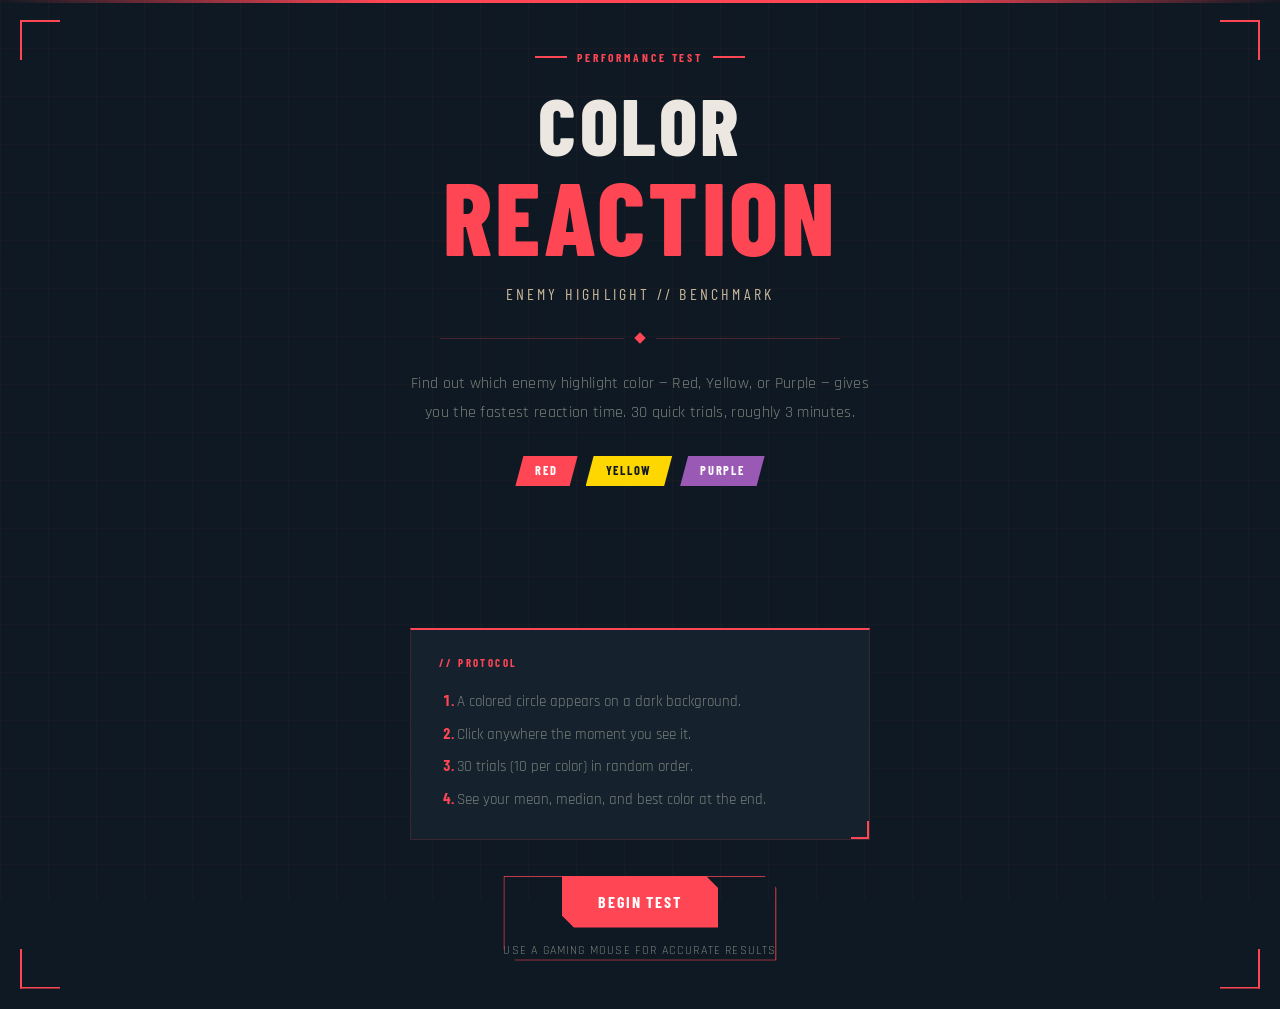
<file: index.html>
<!DOCTYPE html>
<html lang="en">
<head>
  <meta charset="UTF-8">
  <meta name="viewport" content="width=device-width, initial-scale=1.0">
  <title>Valorant Color Reaction Test</title>
  <link rel="stylesheet" href="assets/css/base.css">
  <style>
.landing {
      min-height: 100vh;
      display: flex;
      flex-direction: column;
      align-items: center;
      justify-content: center;
      padding: 48px 32px;
      text-align: center;
      position: relative;
    }

    .grid-bg {
      position: fixed;
      inset: 0;
      background-image:
        linear-gradient(rgba(255,70,85,0.045) 1px, transparent 1px),
        linear-gradient(90deg, rgba(255,70,85,0.045) 1px, transparent 1px);
      background-size: 48px 48px;
      pointer-events: none;
      z-index: 0;
      transition: background-position 0.08s linear;
    }

    .content {
      position: relative;
      z-index: 2;
      display: flex;
      flex-direction: column;
      align-items: center;
      max-width: 620px;
    }

    /* Staggered entrance */
    .reveal {
      opacity: 0;
      transform: translateY(16px);
      transition: opacity 0.5s ease, transform 0.5s ease;
    }
    .reveal.in {
      opacity: 1;
      transform: translateY(0);
    }

    .eyebrow {
      display: flex;
      align-items: center;
      gap: 10px;
      font-family: var(--font-display);
      font-size: 0.72rem;
      font-weight: 700;
      letter-spacing: 0.25em;
      text-transform: uppercase;
      color: var(--val-red);
      margin-bottom: 18px;
    }

    .eyebrow-line {
      display: block;
      width: 32px;
      height: 2px;
      background: var(--val-red);
    }

    .landing h1 {
      font-family: var(--font-display);
      font-size: clamp(2.8rem, 8vw, 5rem);
      font-weight: 800;
      letter-spacing: 0.04em;
      text-transform: uppercase;
      line-height: 1;
      color: var(--text-primary);
    }

    .landing h1 .highlight {
      color: var(--val-red);
      display: block;
      font-size: clamp(3.6rem, 10vw, 6.4rem);
    }

.subtitle {
      font-family: var(--font-display);
      font-size: 1rem;
      letter-spacing: 0.2em;
      text-transform: uppercase;
      color: var(--text-accent);
      margin-top: 14px;
    }

    .val-divider {
      display: flex;
      align-items: center;
      gap: 12px;
      margin: 28px 0;
      width: 100%;
      max-width: 400px;
    }

    .val-divider::before,
    .val-divider::after {
      content: '';
      flex: 1;
      height: 1px;
      background: rgba(255,70,85,0.25);
    }

    .val-diamond {
      width: 8px; height: 8px;
      background: var(--val-red);
      transform: rotate(45deg);
      flex-shrink: 0;
      animation: diamond-pulse 2.4s ease-in-out infinite;
    }

    @keyframes diamond-pulse {
      0%, 100% { box-shadow: 0 0 0 0 rgba(255,70,85,0.5); }
      50% { box-shadow: 0 0 0 6px rgba(255,70,85,0); }
    }

    .desc {
      color: var(--text-secondary);
      font-size: 1rem;
      line-height: 1.8;
      letter-spacing: 0.02em;
      max-width: 460px;
    }

    .color-pills {
      display: flex;
      gap: 8px;
      margin-top: 28px;
      justify-content: center;
    }

    .pill {
      padding: 5px 20px;
      font-family: var(--font-display);
      font-size: 0.78rem;
      font-weight: 700;
      letter-spacing: 0.14em;
      text-transform: uppercase;
      clip-path: polygon(8px 0, 100% 0, calc(100% - 8px) 100%, 0 100%);
      transition: transform 0.15s ease, filter 0.15s ease;
    }

    .pill:hover {
      transform: translateY(-3px) scale(1.06);
    }

    .pill-red    { background: var(--accent-red);    color: #fff; }
    .pill-yellow { background: var(--accent-yellow); color: #0F1923; }
    .pill-purple { background: var(--accent-purple); color: #fff; }

    .pill-red:hover    { filter: drop-shadow(0 0 10px rgba(255,70,85,0.8)); }
    .pill-yellow:hover { filter: drop-shadow(0 0 10px rgba(255,215,0,0.8)); }
    .pill-purple:hover { filter: drop-shadow(0 0 10px rgba(155,89,182,0.8)); }

    .pill { cursor: pointer; }

    #color-preview {
      height: 90px;
      display: flex;
      align-items: center;
      justify-content: center;
      margin-top: 20px;
      opacity: 0;
      transition: opacity 0.3s ease;
    }

    #color-preview.active { opacity: 1; }

    #preview-target {
      width: 44px;
      height: 70px;
      transition: color 0.25s ease, filter 0.25s ease;
      filter: drop-shadow(0 0 10px currentColor);
    }

    .how-it-works {
      margin-top: 32px;
      width: 100%;
      max-width: 480px;
      background: var(--bg-card);
      border: 1px solid rgba(255,70,85,0.15);
      border-top: 2px solid var(--val-red);
      padding: 24px 28px;
      text-align: left;
      position: relative;
      transition: border-color 0.2s, box-shadow 0.2s;
    }

    .how-it-works:hover {
      border-color: rgba(255,70,85,0.35);
      box-shadow: 0 0 32px rgba(255,70,85,0.08);
    }

    .how-it-works::after {
      content: '';
      position: absolute;
      bottom: 0; right: 0;
      width: 18px; height: 18px;
      border-bottom: 2px solid var(--val-red);
      border-right: 2px solid var(--val-red);
    }

    .card-title {
      font-family: var(--font-display);
      font-size: 0.68rem;
      font-weight: 700;
      text-transform: uppercase;
      letter-spacing: 0.22em;
      color: var(--val-red);
      margin-bottom: 14px;
    }

    .how-it-works ol {
      padding-left: 18px;
      color: var(--text-secondary);
      font-size: 0.95rem;
      line-height: 2;
    }

    .how-it-works li {
      transition: color 0.15s;
    }

    .how-it-works li:hover {
      color: var(--text-primary);
    }

    .how-it-works li::marker {
      color: var(--val-red);
      font-weight: 700;
      font-family: var(--font-display);
    }

    .start-wrap {
      margin-top: 36px;
      display: flex;
      flex-direction: column;
      align-items: center;
      gap: 14px;
      position: relative;
    }

    /* Pulsing ring behind the CTA */
    .btn-ring {
      position: absolute;
      top: 50%; left: 50%;
      width: 100%; height: 100%;
      border: 1px solid var(--val-red);
      transform: translate(-50%, -50%);
      animation: ring-pulse 2.8s ease-out infinite;
      pointer-events: none;
      clip-path: polygon(0 0, calc(100% - 12px) 0, 100% 12px, 100% 100%, 12px 100%, 0 calc(100% - 12px));
    }

    @keyframes ring-pulse {
      0%   { transform: translate(-50%, -50%) scale(1);    opacity: 0.6; }
      100% { transform: translate(-50%, -50%) scale(1.5);  opacity: 0; }
    }

    .note {
      font-size: 0.74rem;
      letter-spacing: 0.1em;
      text-transform: uppercase;
      color: var(--text-secondary);
    }

    /* Corner brackets with draw-in animation */
    .corner {
      position: absolute;
      width: 40px; height: 40px;
      pointer-events: none;
      z-index: 10;
      overflow: hidden;
    }

    @keyframes draw-corner-tl {
      from { clip-path: polygon(0 0, 0 0, 0 0, 0 0); }
      to   { clip-path: polygon(0 0, 100% 0, 100% 100%, 0 100%); }
    }

    .corner--tl { top: 20px; left: 20px; border-top: 2px solid var(--val-red); border-left: 2px solid var(--val-red); animation: draw-corner-tl 0.4s 0.1s ease both; }
    .corner--tr { top: 20px; right: 20px; border-top: 2px solid var(--val-red); border-right: 2px solid var(--val-red); animation: draw-corner-tl 0.4s 0.2s ease both; }
    .corner--bl { bottom: 20px; left: 20px; border-bottom: 2px solid var(--val-red); border-left: 2px solid var(--val-red); animation: draw-corner-tl 0.4s 0.3s ease both; }
    .corner--br { bottom: 20px; right: 20px; border-bottom: 2px solid var(--val-red); border-right: 2px solid var(--val-red); animation: draw-corner-tl 0.4s 0.4s ease both; }

    .top-bar {
      position: fixed;
      top: 0; left: 0; right: 0;
      height: 3px;
      background: linear-gradient(90deg, transparent, var(--val-red) 30%, var(--val-red) 70%, transparent);
      z-index: 100;
    }

    /* Scanline overlay */
    .scanlines {
      position: fixed;
      inset: 0;
      background: repeating-linear-gradient(
        0deg,
        transparent,
        transparent 3px,
        rgba(0,0,0,0.04) 3px,
        rgba(0,0,0,0.04) 4px
      );
      pointer-events: none;
      z-index: 1;
    }
  </style>
</head>
<body>
  <div class="top-bar"></div>
  <div class="grid-bg" id="gridBg"></div>
  <div class="scanlines"></div>

<main class="landing">
    <div class="corner corner--tl"></div>
    <div class="corner corner--tr"></div>
    <div class="corner corner--bl"></div>
    <div class="corner corner--br"></div>

    <div class="content">

      <div class="eyebrow reveal">
        <span class="eyebrow-line"></span>
        Performance Test
        <span class="eyebrow-line"></span>
      </div>

      <h1 class="reveal">
        Color
        <span class="highlight">Reaction</span>
      </h1>
      <p class="subtitle reveal">Enemy Highlight // Benchmark</p>

      <div class="val-divider reveal"><div class="val-diamond"></div></div>

      <p class="desc reveal">
        Find out which enemy highlight color — Red, Yellow, or Purple — gives you
        the fastest reaction time. 30 quick trials, roughly 3 minutes.
      </p>

      <div class="color-pills reveal">
        <span class="pill pill-red">Red</span>
        <span class="pill pill-yellow">Yellow</span>
        <span class="pill pill-purple">Purple</span>
      </div>

      <div id="color-preview">
        <svg id="preview-target" viewBox="0 0 70 110" fill="none" xmlns="http://www.w3.org/2000/svg">
          <circle cx="35" cy="10" r="9"  stroke="currentColor" stroke-width="3" stroke-linecap="round"/>
          <line x1="35" y1="19" x2="35" y2="30" stroke="currentColor" stroke-width="3" stroke-linecap="round"/>
          <line x1="2"  y1="30" x2="68" y2="30" stroke="currentColor" stroke-width="3" stroke-linecap="round"/>
          <line x1="35" y1="30" x2="35" y2="68" stroke="currentColor" stroke-width="3" stroke-linecap="round"/>
          <line x1="35" y1="68" x2="20" y2="106" stroke="currentColor" stroke-width="3" stroke-linecap="round"/>
          <line x1="35" y1="68" x2="50" y2="106" stroke="currentColor" stroke-width="3" stroke-linecap="round"/>
        </svg>
      </div>

      <div class="how-it-works reveal">
        <p class="card-title">// Protocol</p>
        <ol>
          <li>A colored circle appears on a dark background.</li>
          <li>Click anywhere the moment you see it.</li>
          <li>30 trials (10 per color) in random order.</li>
          <li>See your mean, median, and best color at the end.</li>
        </ol>
      </div>

      <div class="start-wrap reveal">
        <div class="btn-ring"></div>
        <a class="btn btn-primary" href="pages/test.html">Begin Test</a>
        <p class="note">Use a gaming mouse for accurate results</p>
      </div>

    </div>
  </main>

  <script src="assets/js/nav.js"></script>
  <script>
// Grid parallax on mouse move
    const gridBg = document.getElementById('gridBg');
    document.addEventListener('mousemove', e => {
      const xPct = (e.clientX / window.innerWidth  - 0.5) * 24;
      const yPct = (e.clientY / window.innerHeight - 0.5) * 24;
      gridBg.style.backgroundPosition = `${xPct}px ${yPct}px`;
    });

    // Color preview on pill click
    const COLOR_HEX = { red: '#FF4655', yellow: '#FFD700', purple: '#9B59B6' };
    const previewEl     = document.getElementById('color-preview');
    const previewTarget = document.getElementById('preview-target');

    document.querySelectorAll('.pill').forEach(pill => {
      const colorId = pill.classList[1].replace('pill-', '');
      pill.addEventListener('click', () => {
        previewTarget.style.color = COLOR_HEX[colorId];
        previewEl.classList.add('active');
      });
    });

    // Staggered reveal on load
    const reveals = document.querySelectorAll('.reveal');
    reveals.forEach((el, i) => {
      setTimeout(() => el.classList.add('in'), 120 + i * 90);
    });
  </script>
</body>
</html>
</file>
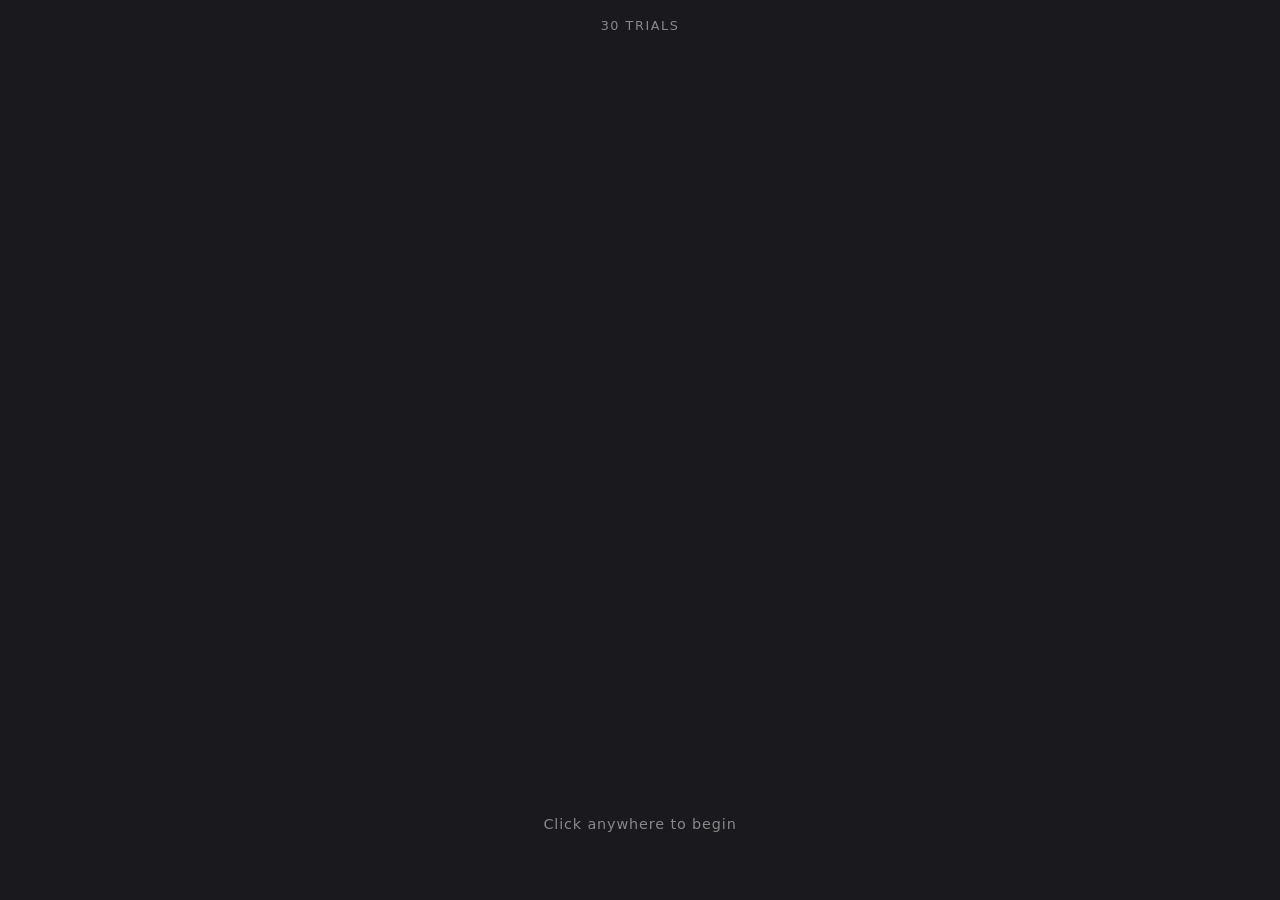
<file: test.html>
<!DOCTYPE html>
<html lang="en">
<head>
  <meta charset="UTF-8">
  <meta name="viewport" content="width=device-width, initial-scale=1.0">
  <title>Test — Valorant Color Reaction Test</title>
  <link rel="stylesheet" href="css/base.css">
  <link rel="stylesheet" href="css/test.css">
</head>
<body>

  <!-- HUD: trial counter + current color name -->
  <div id="hud">
    <div id="trial-counter">30 Trials</div>
    <div id="color-label"></div>
  </div>

  <!--
    Full-screen click area. All pointerdown events on this element are
    handled by test-engine.js, both valid clicks and false starts.
  -->
  <div id="test-area">
    <!--
      Target: pre-rendered on page load, hidden via opacity: 0.
      Toggling the .visible class (opacity: 1) avoids layout reflow and
      allows the GPU compositor to handle the change on its own layer.
    -->
    <div id="target"></div>
  </div>

  <!-- Full-screen reaction-time / false-start feedback overlay -->
  <div id="feedback-flash" aria-live="polite"></div>

  <!-- Bottom hint text -->
  <div id="status-msg">Click anywhere to begin</div>

  <script src="js/test-engine.js"></script>
</body>
</html>
</file>
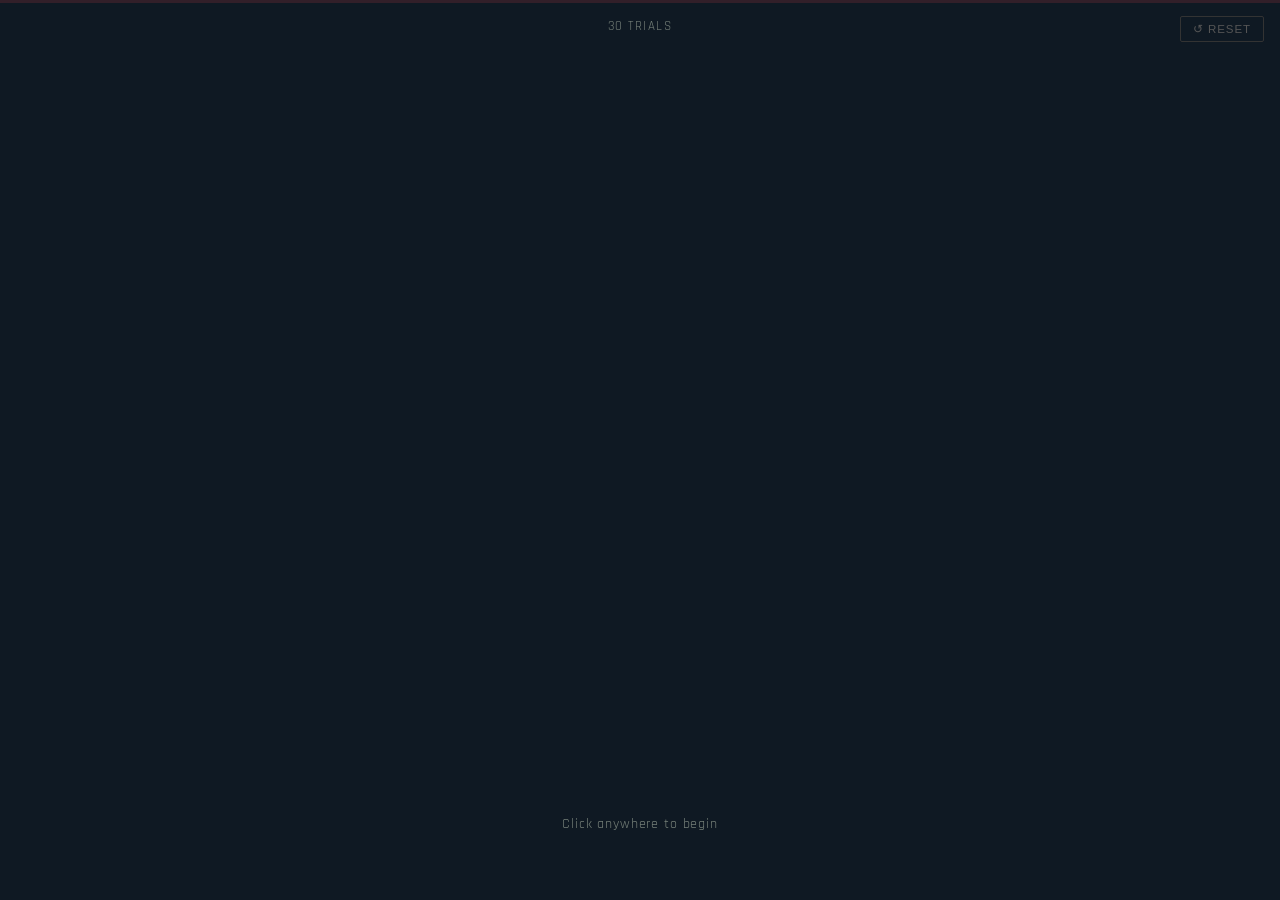
<file: pages/test.html>
<!DOCTYPE html>
<html lang="en">
<head>
  <meta charset="UTF-8">
  <meta name="viewport" content="width=device-width, initial-scale=1.0">
  <title>Test — Valorant Color Reaction Test</title>
  <link rel="stylesheet" href="../assets/css/base.css">
  <link rel="stylesheet" href="../assets/css/test.css">
</head>
<body>

  <div id="progress-bar-track">
    <div id="progress-bar"></div>
  </div>

  <div id="hud">
    <div id="trial-counter">30 Trials</div>
  </div>

  <div id="test-area">
    <svg id="target" viewBox="0 0 70 110" fill="none" xmlns="http://www.w3.org/2000/svg">
      <circle cx="35" cy="10" r="9"  stroke="currentColor" stroke-width="3" stroke-linecap="round"/>
      <line x1="35" y1="19" x2="35" y2="30" stroke="currentColor" stroke-width="3" stroke-linecap="round"/>
      <line x1="2"  y1="30" x2="68" y2="30" stroke="currentColor" stroke-width="3" stroke-linecap="round"/>
      <line x1="35" y1="30" x2="35" y2="68" stroke="currentColor" stroke-width="3" stroke-linecap="round"/>
      <line x1="35" y1="68" x2="20" y2="106" stroke="currentColor" stroke-width="3" stroke-linecap="round"/>
      <line x1="35" y1="68" x2="50" y2="106" stroke="currentColor" stroke-width="3" stroke-linecap="round"/>
    </svg>
  </div>

  <button id="reset-btn" title="Reset test">↺ Reset</button>

  <div id="feedback-flash" aria-live="polite"></div>

  <div id="status-msg">Click anywhere to begin</div>

  <script src="../assets/js/test-engine.js"></script>
</body>
</html>
</file>
<file: assets/css/base.css>
@import url('https://fonts.googleapis.com/css2?family=Rajdhani:wght@400;500;600;700&family=Barlow+Condensed:wght@400;600;700;800&display=swap');

:root {
  --bg-dark:        #0F1923;
  --bg-panel:       #1a2634;
  --bg-card:        #16212e;
  --bg-card-hover:  #1e2d3d;
  --text-primary:   #ECE8E1;
  --text-secondary: #768079;
  --text-accent:    #C8B89A;

  --accent-red:    #FF4655;
  --accent-yellow: #FFD700;
  --accent-purple: #9B59B6;

  --val-red:       #FF4655;
  --val-red-glow:  rgba(255, 70, 85, 0.25);
  --val-line:      rgba(255, 70, 85, 0.4);

  --btn-primary:       #FF4655;
  --btn-primary-hover: #e03040;

  --font-main:    'Rajdhani', 'Segoe UI', system-ui, sans-serif;
  --font-display: 'Barlow Condensed', 'Rajdhani', system-ui, sans-serif;
  --font-mono:    'Courier New', monospace;

  --spacing-sm: 8px;
  --spacing-md: 16px;
  --spacing-lg: 32px;
  --spacing-xl: 64px;

  --radius-sm: 2px;
  --radius-md: 2px;
  --radius-lg: 4px;
}

*, *::before, *::after {
  box-sizing: border-box;
  margin: 0;
  padding: 0;
}

html, body {
  height: 100%;
  background-color: var(--bg-dark);
  color: var(--text-primary);
  font-family: var(--font-main);
  font-size: 16px;
  line-height: 1.6;
  -webkit-font-smoothing: antialiased;
}

@keyframes page-enter {
  from { opacity: 0; transform: translateY(8px); }
  to   { opacity: 1; transform: translateY(0); }
}

body {
  animation: page-enter 0.22s ease both;
}

body.page-exit {
  opacity: 0;
  transform: translateY(-6px);
  transition: opacity 0.18s ease, transform 0.18s ease;
  pointer-events: none;
}

.btn {
  display: inline-block;
  padding: 13px 36px;
  border: none;
  border-radius: 0;
  font-family: var(--font-display);
  font-size: 1rem;
  font-weight: 700;
  cursor: pointer;
  letter-spacing: 0.12em;
  text-transform: uppercase;
  text-decoration: none;
  transition: background-color 0.15s ease, box-shadow 0.15s ease, transform 0.1s ease;
  user-select: none;
  -webkit-user-select: none;
  position: relative;
  clip-path: polygon(0 0, calc(100% - 12px) 0, 100% 12px, 100% 100%, 12px 100%, 0 calc(100% - 12px));
}

.btn:active { transform: scale(0.97); }

.btn-primary {
  background-color: var(--btn-primary);
  color: #fff;
}
.btn-primary:hover {
  background-color: var(--btn-primary-hover);
  box-shadow: 0 0 24px var(--val-red-glow);
}

.btn-secondary {
  background-color: transparent;
  color: var(--text-primary);
  border: 1px solid rgba(255,70,85,0.4);
}
.btn-secondary:hover {
  border-color: var(--val-red);
  color: var(--val-red);
  box-shadow: 0 0 16px var(--val-red-glow);
}

.text-center { text-align: center; }
.mt-sm { margin-top: var(--spacing-sm); }
.mt-md { margin-top: var(--spacing-md); }
.mt-lg { margin-top: var(--spacing-lg); }
.mt-xl { margin-top: var(--spacing-xl); }
</file>
<file: css/base.css>
/* =====================================================
   base.css — CSS variables, resets, and shared styles
   ===================================================== */

:root {
  /* Core palette */
  --bg-dark:        #1A1A1E;
  --bg-card:        #22222A;
  --text-primary:   #EAEAEA;
  --text-secondary: #888;

  /* The three test colors */
  --accent-red:    #FF4655;
  --accent-yellow: #FFD700;
  --accent-purple: #9B59B6;

  /* Button */
  --btn-primary:       #FF4655;
  --btn-primary-hover: #e03040;

  /* Typography */
  --font-main: 'Segoe UI', system-ui, sans-serif;
  --font-mono: 'Courier New', monospace;

  /* Spacing scale */
  --spacing-sm: 8px;
  --spacing-md: 16px;
  --spacing-lg: 32px;
  --spacing-xl: 64px;

  /* Radii */
  --radius-sm: 4px;
  --radius-md: 8px;
  --radius-lg: 16px;
}

/* ── Reset ── */

*, *::before, *::after {
  box-sizing: border-box;
  margin: 0;
  padding: 0;
}

html, body {
  height: 100%;
  background-color: var(--bg-dark);
  color: var(--text-primary);
  font-family: var(--font-main);
  line-height: 1.6;
  -webkit-font-smoothing: antialiased;
}

/* ── Buttons ── */

.btn {
  display: inline-block;
  padding: 12px 32px;
  border: none;
  border-radius: var(--radius-sm);
  font-size: 1rem;
  font-weight: 600;
  cursor: pointer;
  letter-spacing: 0.05em;
  text-transform: uppercase;
  text-decoration: none;
  transition: background-color 0.15s ease, transform 0.1s ease;
  user-select: none;
  -webkit-user-select: none;
}

.btn:active { transform: scale(0.97); }

.btn-primary {
  background-color: var(--btn-primary);
  color: #fff;
}
.btn-primary:hover { background-color: var(--btn-primary-hover); }

.btn-secondary {
  background-color: transparent;
  color: var(--text-primary);
  border: 1px solid #444;
}
.btn-secondary:hover { border-color: #888; }

/* ── Utilities ── */

.text-center { text-align: center; }
.mt-sm { margin-top: var(--spacing-sm); }
.mt-md { margin-top: var(--spacing-md); }
.mt-lg { margin-top: var(--spacing-lg); }
.mt-xl { margin-top: var(--spacing-xl); }
</file>
<file: css/test.css>
/* =====================================================
   test.css — Test screen and results page styles
   ===================================================== */

/* ── Test Screen ── */

/* Full-viewport area that captures all pointer events */
#test-area {
  position: fixed;
  inset: 0;
  display: flex;
  align-items: center;
  justify-content: center;
  background-color: var(--bg-dark);
  cursor: crosshair;
  user-select: none;
  -webkit-user-select: none;
  touch-action: manipulation; /* suppress 300 ms mobile tap delay */
}

/* HUD pinned to top-center; pointer-events: none so it doesn't eat clicks */
#hud {
  position: fixed;
  top: var(--spacing-md);
  left: 50%;
  transform: translateX(-50%);
  text-align: center;
  pointer-events: none;
  z-index: 10;
}

#trial-counter {
  font-size: 0.8rem;
  color: var(--text-secondary);
  letter-spacing: 0.12em;
  text-transform: uppercase;
}

#color-label {
  font-size: 1.1rem;
  font-weight: 700;
  letter-spacing: 0.1em;
  text-transform: uppercase;
  margin-top: 2px;
}

/* Hint line at the bottom */
#status-msg {
  position: fixed;
  bottom: var(--spacing-xl);
  left: 50%;
  transform: translateX(-50%);
  font-size: 0.9rem;
  color: var(--text-secondary);
  letter-spacing: 0.06em;
  pointer-events: none;
  z-index: 10;
  white-space: nowrap;
}

/*
 * Target: always present in the DOM so there is no layout reflow when it
 * appears. Toggled visible by adding the .visible class.
 *
 * will-change: opacity promotes the element to its own GPU compositing layer
 * so the browser does not need to repaint surrounding content when opacity
 * changes — this minimises rendering latency between rAF and first paint.
 */
#target {
  width: 52px;
  height: 52px;
  border-radius: 50%;
  opacity: 0;
  pointer-events: none; /* clicks pass through to #test-area */
  will-change: opacity;
  transition: none; /* instant — no CSS easing */
}

#target.visible {
  opacity: 1;
}

/* Full-screen flash for reaction-time or false-start feedback */
#feedback-flash {
  position: fixed;
  inset: 0;
  display: flex;
  align-items: center;
  justify-content: center;
  font-size: 3.5rem;
  font-weight: 800;
  pointer-events: none;
  z-index: 20;
  opacity: 0;
  transition: opacity 0.15s ease;
}

#feedback-flash.show        { opacity: 1; }
#feedback-flash.false-start { color: var(--accent-red); }
#feedback-flash.good-click  { color: var(--text-primary); }

/* ── Results Page ── */

.results-page {
  max-width: 800px;
  margin: 0 auto;
  padding: var(--spacing-lg);
}

.results-page h1 {
  font-size: 1.8rem;
  letter-spacing: 0.05em;
  text-transform: uppercase;
}

.results-page .subtitle {
  color: var(--text-secondary);
  margin-top: var(--spacing-sm);
}

/* Winner callout */
#winner-banner {
  margin-top: var(--spacing-lg);
  padding: var(--spacing-md) var(--spacing-lg);
  border-radius: var(--radius-md);
  background-color: var(--bg-card);
  border-left: 4px solid transparent; /* color set by JS */
}

#winner-banner h2 {
  font-size: 0.8rem;
  text-transform: uppercase;
  letter-spacing: 0.12em;
  color: var(--text-secondary);
}

#winner-ms {
  font-size: 2.8rem;
  font-weight: 800;
  margin-top: 4px;
}

#winner-name {
  margin-top: 4px;
  color: var(--text-secondary);
  font-size: 0.9rem;
}

/* Stats table */
#stats-table {
  width: 100%;
  margin-top: var(--spacing-lg);
  border-collapse: collapse;
  font-family: var(--font-mono);
  font-size: 0.88rem;
}

#stats-table th,
#stats-table td {
  padding: var(--spacing-sm) var(--spacing-md);
  text-align: right;
  border-bottom: 1px solid #2a2a30;
}

#stats-table th {
  color: var(--text-secondary);
  font-size: 0.72rem;
  letter-spacing: 0.12em;
  text-transform: uppercase;
}

#stats-table th:first-child,
#stats-table td:first-child {
  text-align: left;
}

.color-swatch {
  display: inline-block;
  width: 10px;
  height: 10px;
  border-radius: 50%;
  margin-right: 8px;
  vertical-align: middle;
}

/* Chart area */
#chart-container {
  margin-top: var(--spacing-lg);
  background-color: var(--bg-card);
  border-radius: var(--radius-md);
  padding: var(--spacing-md) var(--spacing-lg);
}

#chart-container h3 {
  font-size: 0.72rem;
  text-transform: uppercase;
  letter-spacing: 0.12em;
  color: var(--text-secondary);
  margin-bottom: var(--spacing-md);
}

/* Action row at the bottom of results */
.results-actions {
  margin-top: var(--spacing-lg);
  display: flex;
  gap: var(--spacing-md);
}
</file>
<file: assets/css/test.css>
/* Full-viewport area that captures all pointer events */
#test-area {
  position: fixed;
  inset: 0;
  display: flex;
  align-items: center;
  justify-content: center;
  background-color: var(--bg-dark);
  cursor: crosshair;
  user-select: none;
  -webkit-user-select: none;
  touch-action: manipulation; /* suppress 300 ms mobile tap delay */
}

#progress-bar-track {
  position: fixed;
  top: 0; left: 0; right: 0;
  height: 3px;
  background: rgba(255, 70, 85, 0.15);
  z-index: 30;
  pointer-events: none;
}

#progress-bar {
  height: 100%;
  width: 0%;
  background: linear-gradient(90deg, #FF4655, #ff7a87);
  box-shadow: 0 0 8px rgba(255, 70, 85, 0.7);
  transition: width 0.35s ease;
}

/* Reset button: fixed top-right, subtle so it doesn't draw attention mid-test */
#reset-btn {
  position: fixed;
  top: var(--spacing-md);
  right: var(--spacing-md);
  z-index: 10;
  background: transparent;
  border: 1px solid #333;
  color: #555;
  font-size: 0.72rem;
  letter-spacing: 0.08em;
  text-transform: uppercase;
  padding: 5px 12px;
  border-radius: var(--radius-sm);
  cursor: pointer;
  transition: border-color 0.15s ease, color 0.15s ease;
}

#reset-btn:hover {
  border-color: #666;
  color: var(--text-primary);
}

/* HUD pinned to top-center; pointer-events: none so it doesn't eat clicks */
#hud {
  position: fixed;
  top: var(--spacing-md);
  left: 50%;
  transform: translateX(-50%);
  text-align: center;
  pointer-events: none;
  z-index: 10;
}

#trial-counter {
  font-size: 0.8rem;
  color: var(--text-secondary);
  letter-spacing: 0.12em;
  text-transform: uppercase;
}

#color-label {
  font-size: 1.1rem;
  font-weight: 700;
  letter-spacing: 0.1em;
  text-transform: uppercase;
  margin-top: 2px;
}

/* Hint line at the bottom */
#status-msg {
  position: fixed;
  bottom: var(--spacing-xl);
  left: 50%;
  transform: translateX(-50%);
  font-size: 0.9rem;
  color: var(--text-secondary);
  letter-spacing: 0.06em;
  pointer-events: none;
  z-index: 10;
  white-space: nowrap;
}

/*
 * Target: always present in the DOM so there is no layout reflow when it
 * appears. Toggled visible by adding the .visible class.
 *
 * will-change: opacity promotes the element to its own GPU compositing layer
 * so the browser does not need to repaint surrounding content when opacity
 * changes — this minimises rendering latency between rAF and first paint.
 */
#target {
  width: 70px;
  height: 110px;
  opacity: 0;
  pointer-events: none;
  will-change: opacity;
  transition: none;
  overflow: visible;
}

#target.visible {
  opacity: 1;
}

/* Full-screen flash for reaction-time or false-start feedback */
#feedback-flash {
  position: fixed;
  inset: 0;
  display: flex;
  align-items: center;
  justify-content: center;
  font-size: 3.5rem;
  font-weight: 800;
  pointer-events: none;
  z-index: 20;
  opacity: 0;
  transition: opacity 0.15s ease;
}

#feedback-flash.show        { opacity: 1; }
#feedback-flash.false-start { color: var(--accent-red); }
#feedback-flash.good-click  { color: var(--text-primary); }

/* ── Results Page ── */

.results-page {
  max-width: 800px;
  margin: 0 auto;
  padding: var(--spacing-lg);
}

.results-page h1 {
  font-size: 1.8rem;
  letter-spacing: 0.05em;
  text-transform: uppercase;
}

.results-page .subtitle {
  color: var(--text-secondary);
  margin-top: var(--spacing-sm);
}

/* Winner callout */
#winner-banner {
  margin-top: var(--spacing-lg);
  padding: var(--spacing-md) var(--spacing-lg);
  border-radius: var(--radius-md);
  background-color: var(--bg-card);
  border-left: 4px solid transparent; /* color set by JS */
}

#winner-banner h2 {
  font-size: 0.8rem;
  text-transform: uppercase;
  letter-spacing: 0.12em;
  color: var(--text-secondary);
}

#winner-ms {
  font-size: 2.8rem;
  font-weight: 800;
  margin-top: 4px;
}

#winner-name {
  margin-top: 4px;
  color: var(--text-secondary);
  font-size: 0.9rem;
}

/* Stats table */
#stats-table {
  width: 100%;
  margin-top: var(--spacing-lg);
  border-collapse: collapse;
  font-family: var(--font-mono);
  font-size: 0.88rem;
}

#stats-table th,
#stats-table td {
  padding: var(--spacing-sm) var(--spacing-md);
  text-align: right;
  border-bottom: 1px solid #2a2a30;
}

#stats-table th {
  color: var(--text-secondary);
  font-size: 0.72rem;
  letter-spacing: 0.12em;
  text-transform: uppercase;
}

#stats-table th:first-child,
#stats-table td:first-child {
  text-align: left;
}

.color-swatch {
  display: inline-block;
  width: 10px;
  height: 10px;
  border-radius: 50%;
  margin-right: 8px;
  vertical-align: middle;
}

/* Chart area */
#chart-container {
  margin-top: var(--spacing-lg);
  background-color: var(--bg-card);
  border-radius: var(--radius-md);
  padding: var(--spacing-md) var(--spacing-lg);
}

#chart-container h3 {
  font-size: 0.72rem;
  text-transform: uppercase;
  letter-spacing: 0.12em;
  color: var(--text-secondary);
  margin-bottom: var(--spacing-md);
}

/* Action row at the bottom of results */
.results-actions {
  margin-top: var(--spacing-lg);
  display: flex;
  gap: var(--spacing-md);
}

/* Performance tier badge */
#perf-tier {
  margin-top: 12px;
}

#tier-label {
  display: inline-block;
  font-family: var(--font-display);
  font-size: 1rem;
  font-weight: 800;
  letter-spacing: 0.25em;
  text-transform: uppercase;
  padding: 4px 16px;
  border: 2px solid currentColor;
  clip-path: polygon(8px 0, 100% 0, calc(100% - 8px) 100%, 0 100%);
}

/* Personal best */
#pb-badge {
  display: inline-block;
  font-family: var(--font-display);
  font-size: 0.8rem;
  font-weight: 800;
  letter-spacing: 0.2em;
  text-transform: uppercase;
  color: #FFD700;
  border: 2px solid #FFD700;
  padding: 3px 14px;
  clip-path: polygon(6px 0, 100% 0, calc(100% - 6px) 100%, 0 100%);
  animation: pb-pulse 1.6s ease-in-out infinite;
  margin-top: 10px;
}

@keyframes pb-pulse {
  0%, 100% { box-shadow: 0 0 0 0 rgba(255, 215, 0, 0.5); }
  50%      { box-shadow: 0 0 0 8px rgba(255, 215, 0, 0); }
}

#pb-prev {
  display: block;
  font-size: 0.82rem;
  color: var(--text-secondary);
  margin-top: 8px;
  letter-spacing: 0.05em;
}

#pb-prev strong {
  color: var(--text-primary);
}
</file>
